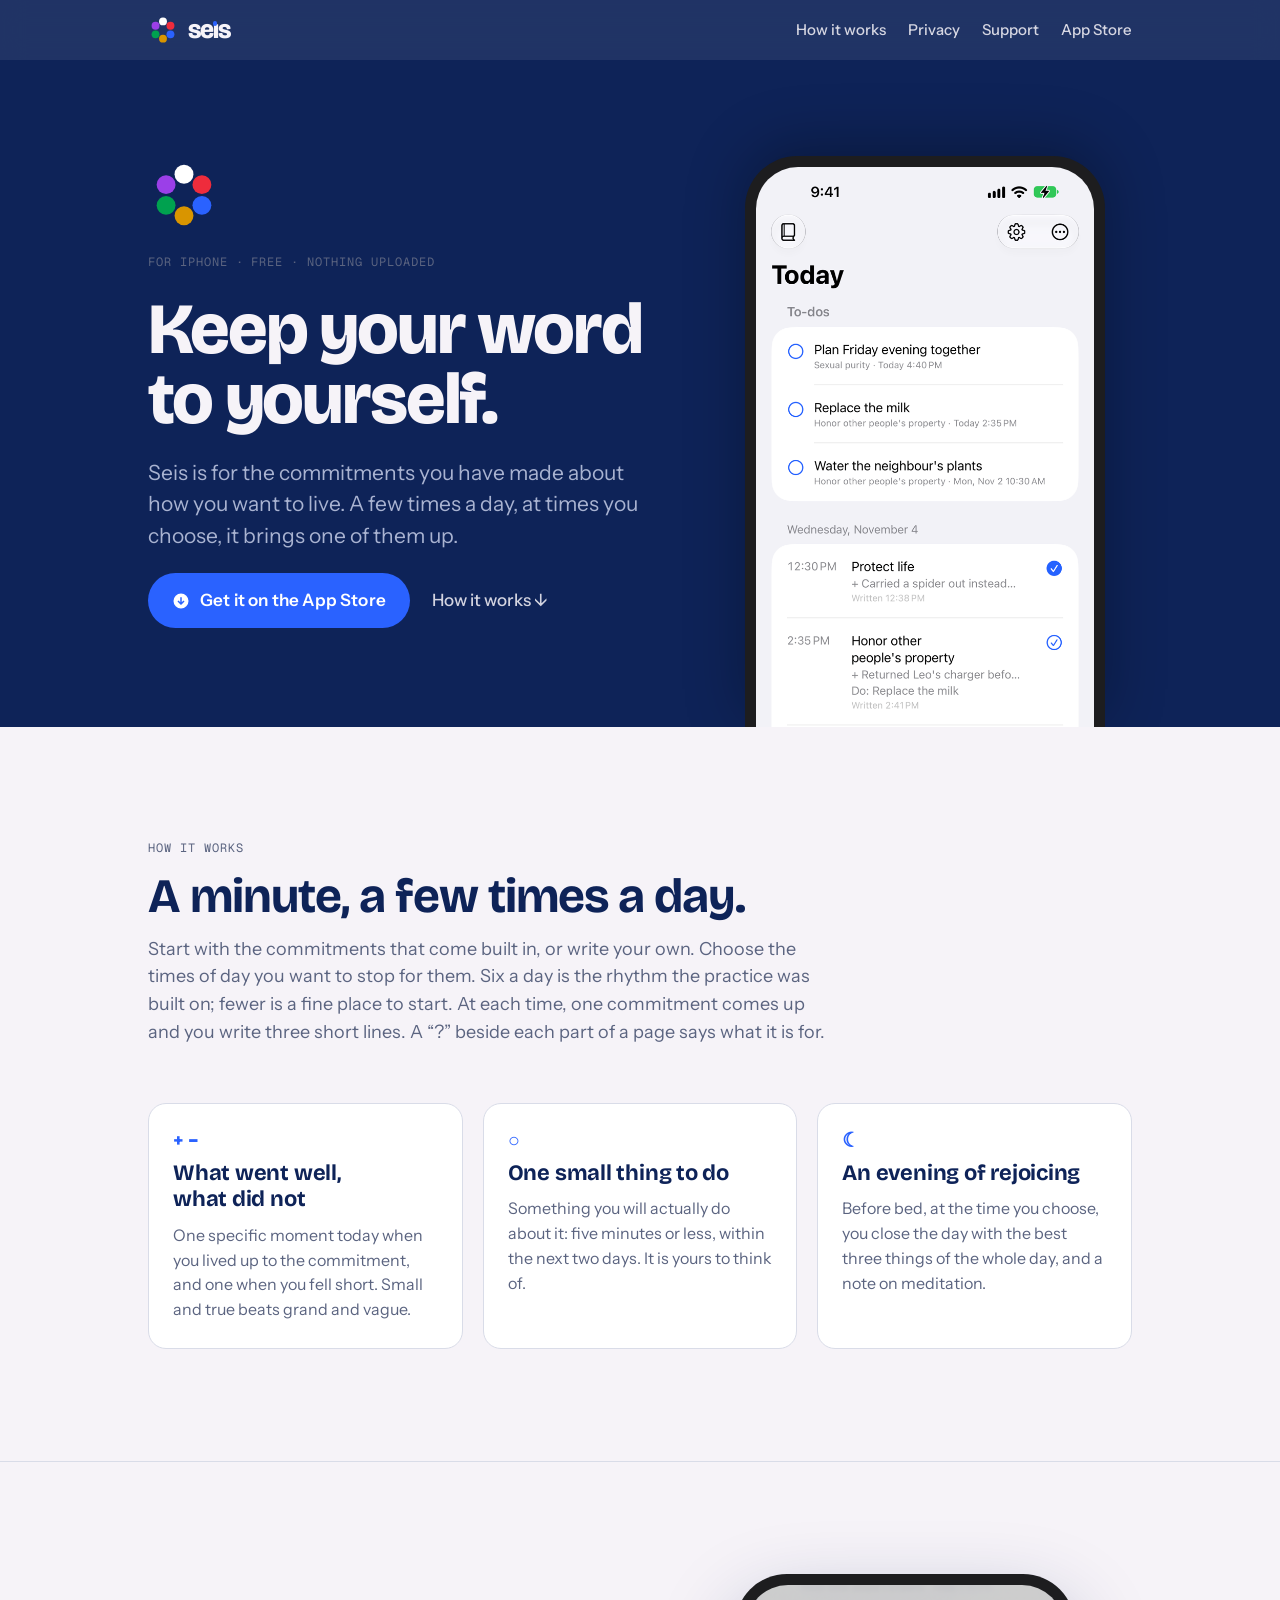
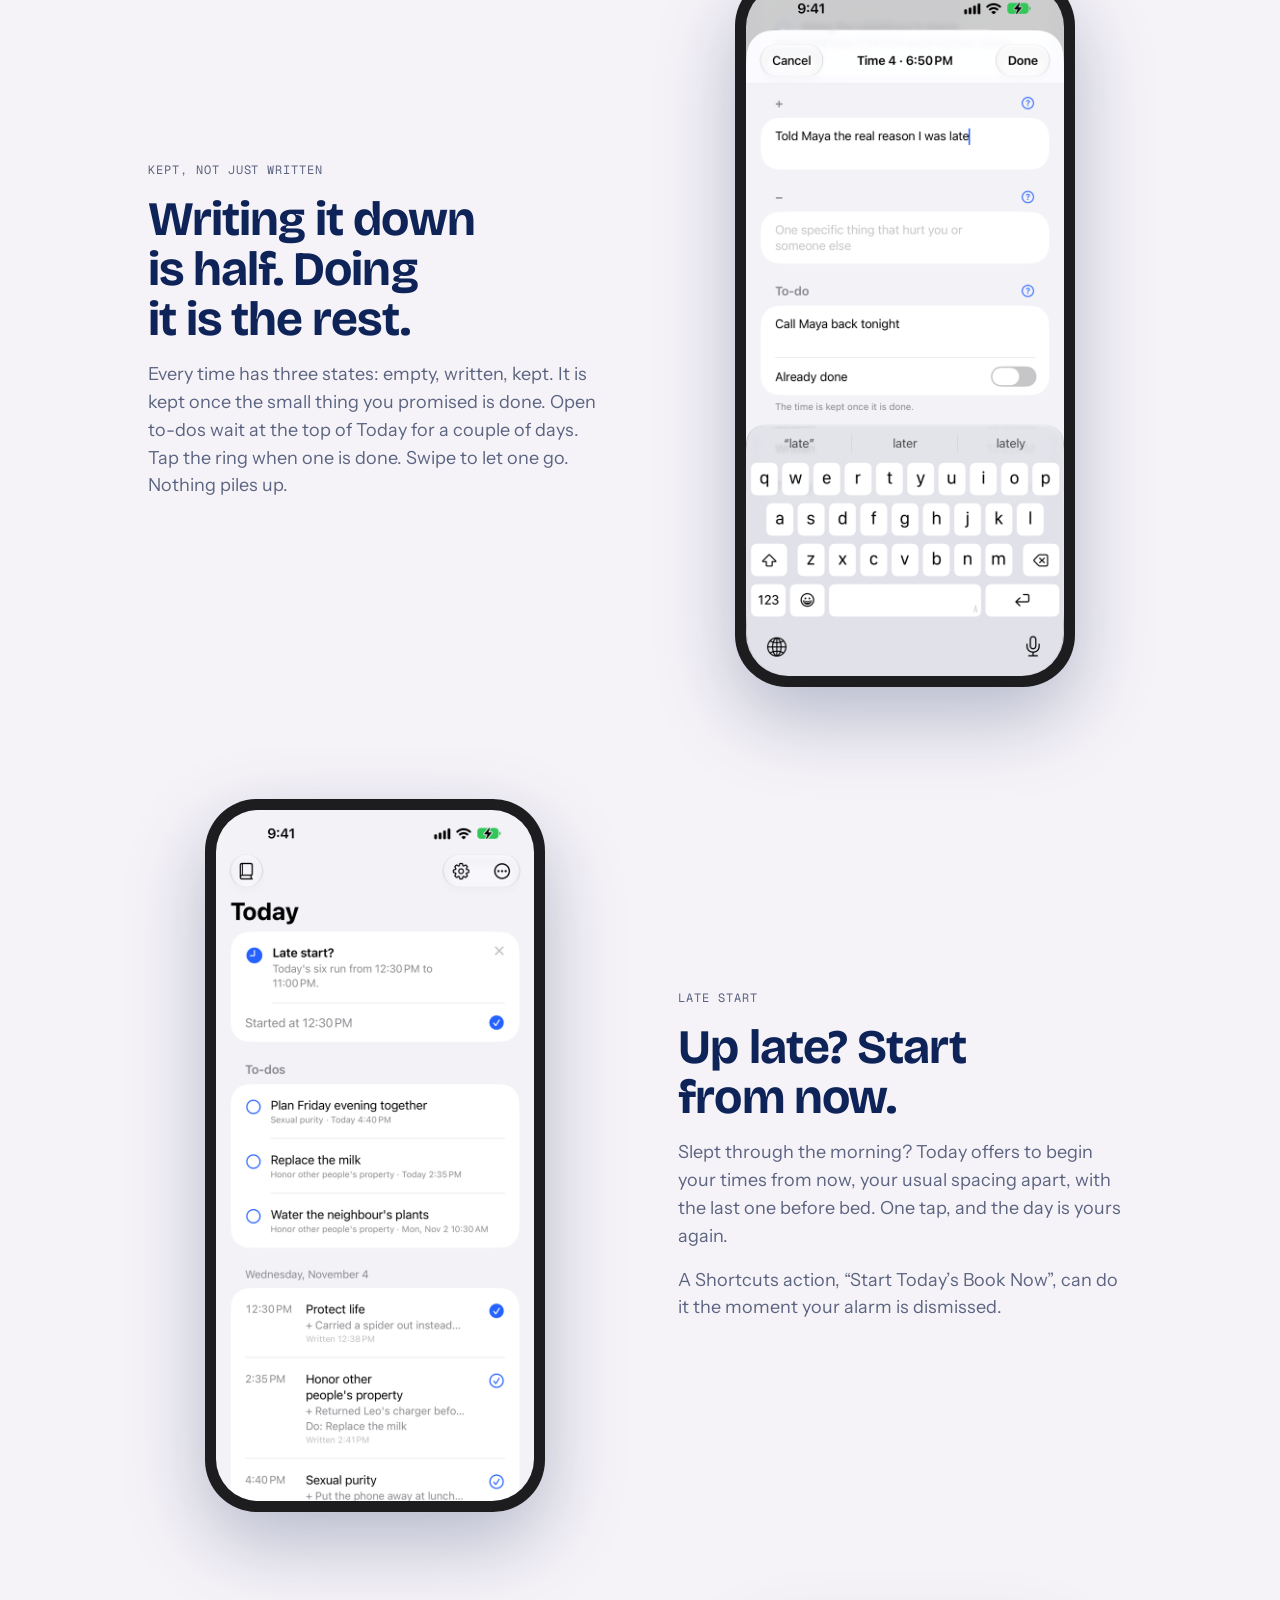
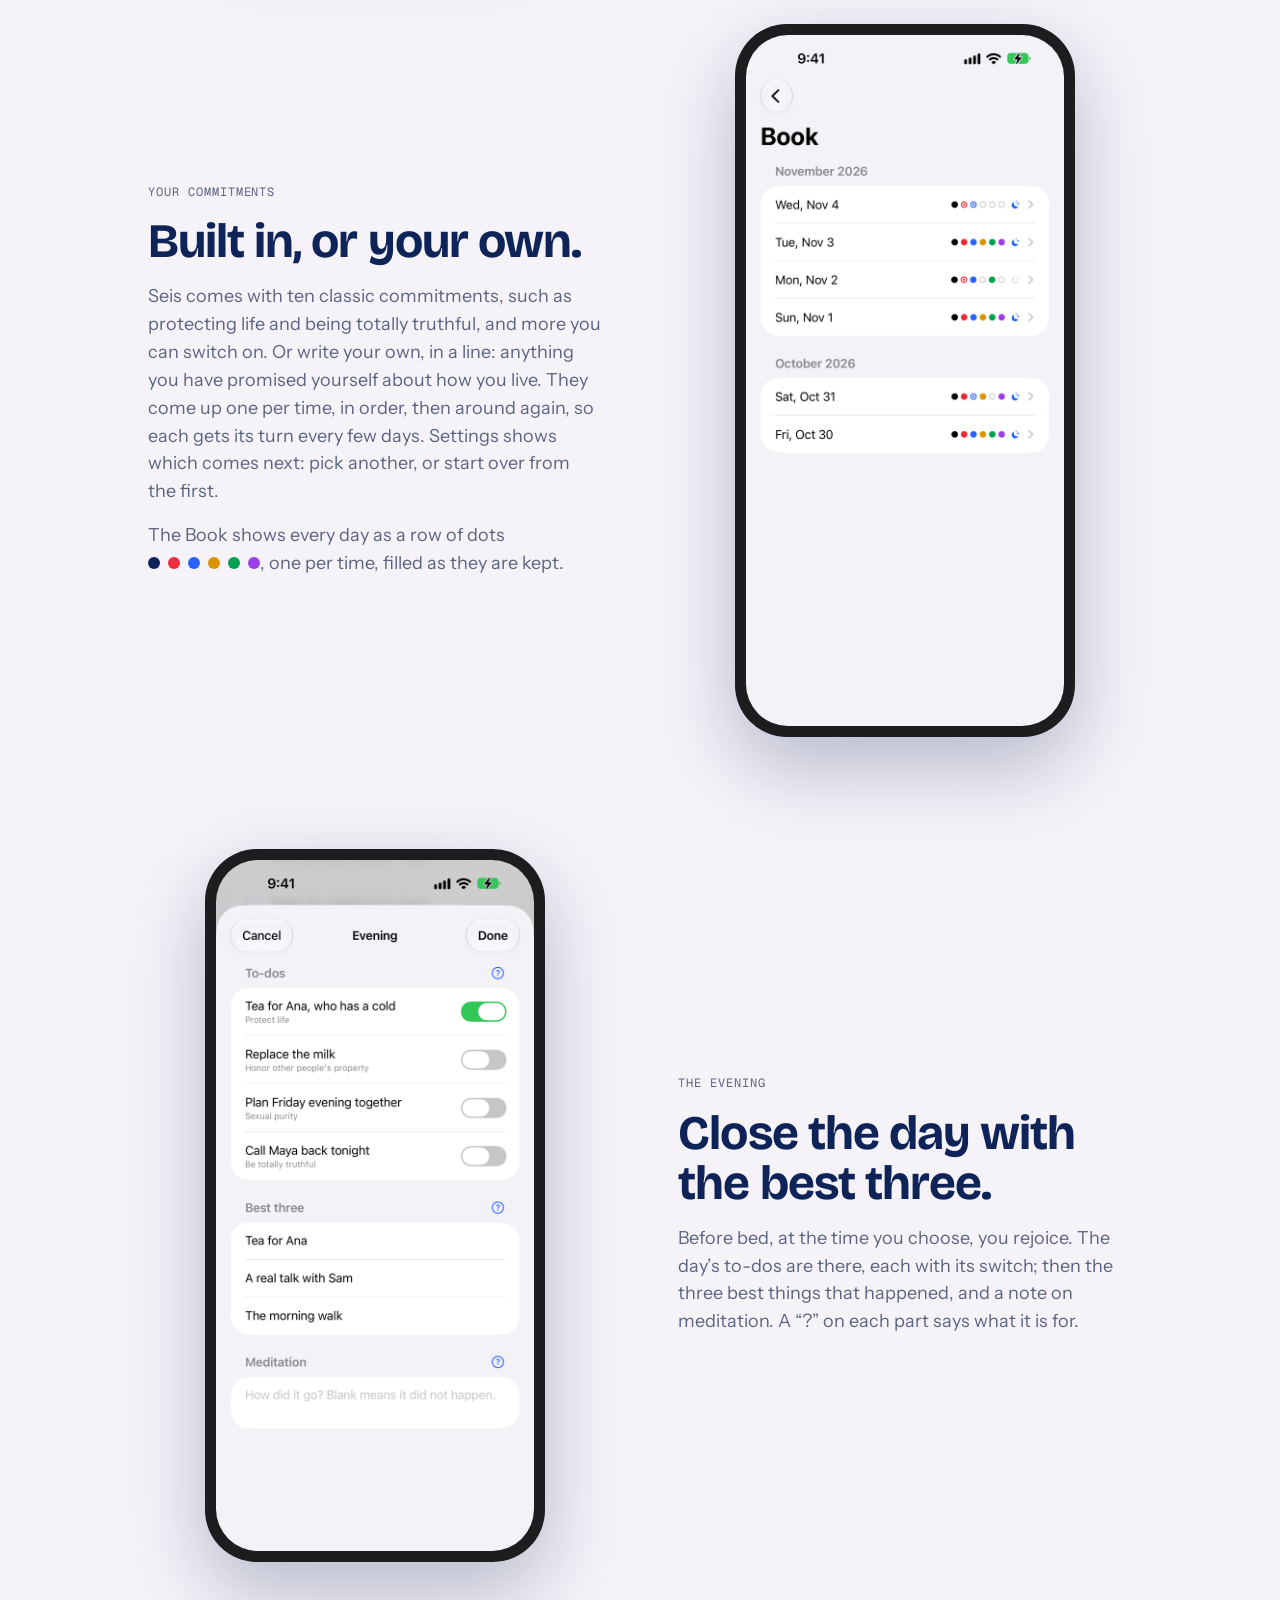
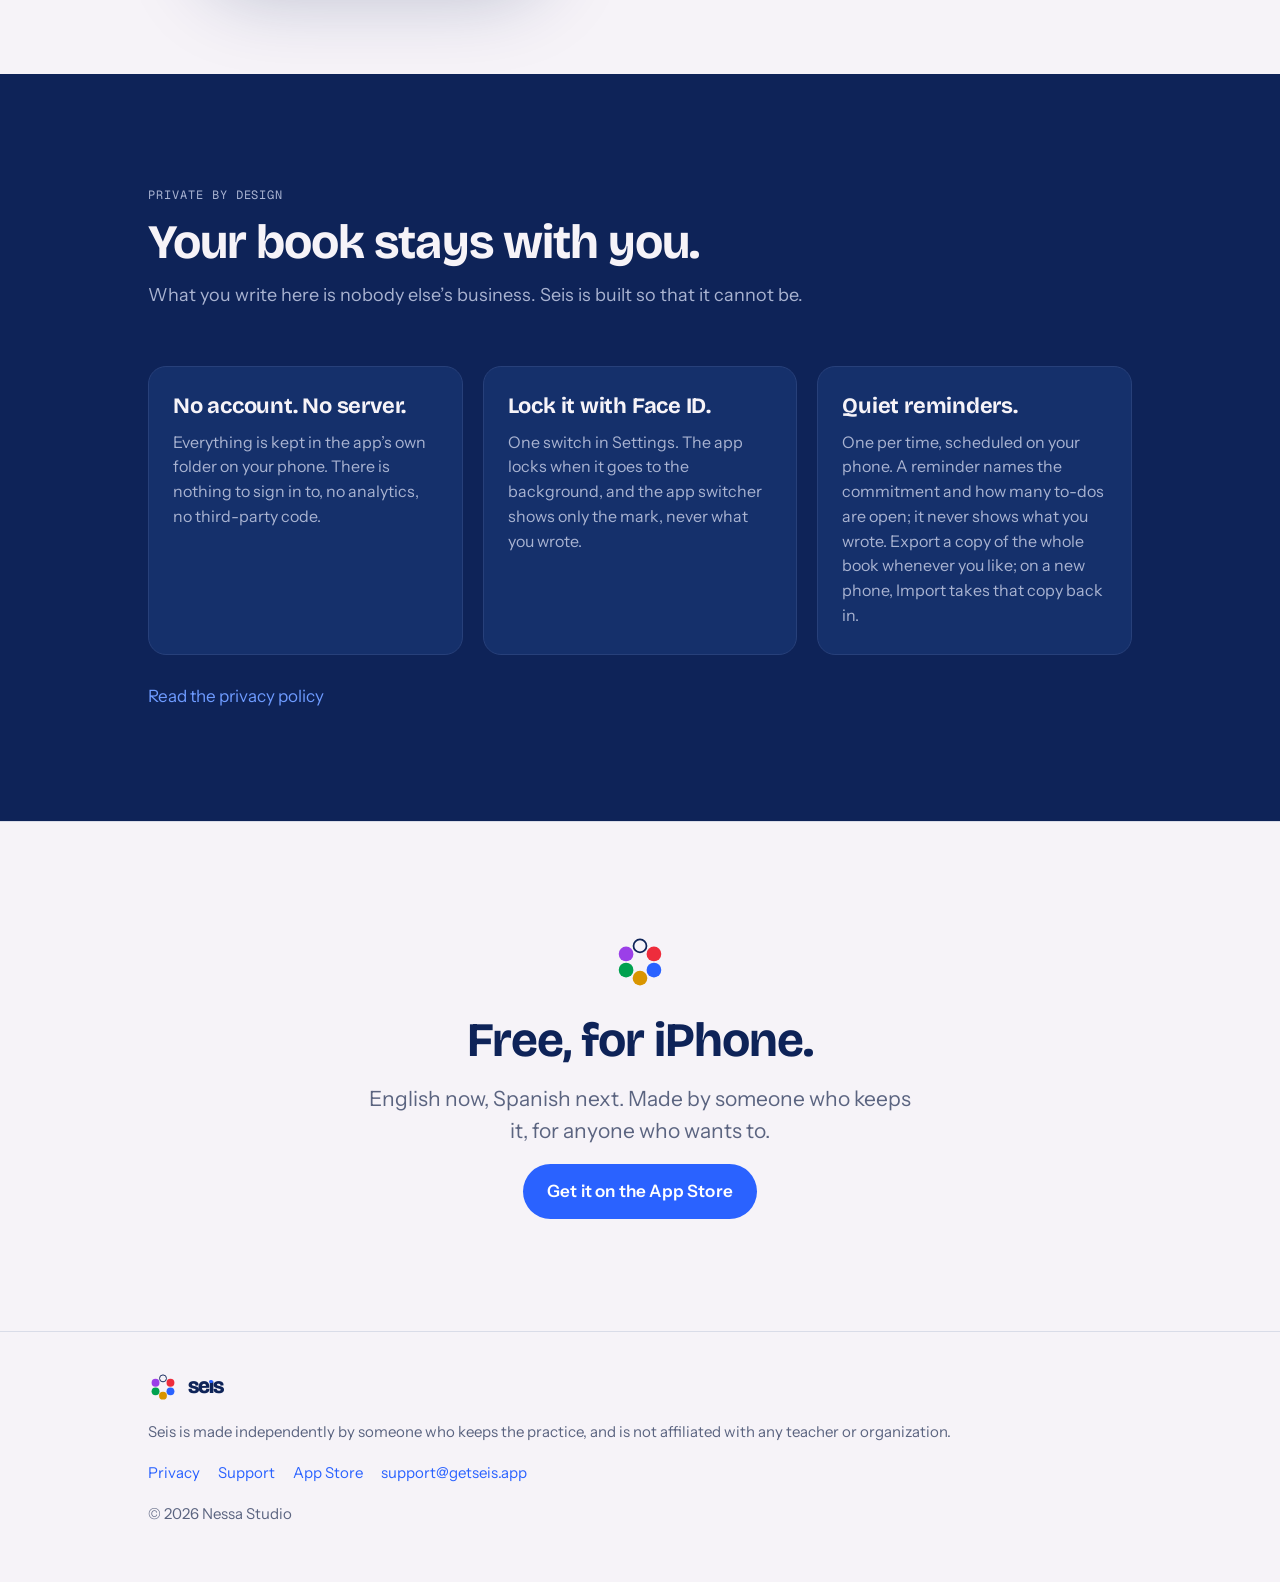
<file: index.html>
<!doctype html>
<html lang="en">
<head>
<meta charset="utf-8">
<meta name="viewport" content="width=device-width, initial-scale=1">
<link rel="icon" href="/assets/favicon.svg" type="image/svg+xml">
<link rel="apple-touch-icon" href="/assets/apple-touch-icon.png">
<link rel="preconnect" href="https://fonts.googleapis.com">
<link rel="preconnect" href="https://fonts.gstatic.com" crossorigin>
<link rel="stylesheet" href="https://fonts.googleapis.com/css2?family=Bricolage+Grotesque:opsz,wght@12..96,500..800&family=Instrument+Sans:wght@400;500;600&family=Geist+Mono:wght@400;500&display=swap">
<link rel="stylesheet" href="/assets/site.css">
<title>Seis: Vow Book · Keep your word to yourself</title>
<meta name="description" content="Seis brings up one of your commitments a few times a day. You note what went well, what did not, and one small thing to do about it. For iPhone. No account, nothing uploaded.">
<meta property="og:title" content="Seis: Vow Book · Keep your word to yourself">
<meta property="og:description" content="A few times a day, one of your commitments comes up. You note what went well, what did not, and one small thing to do about it. Do it, and the day fills in.">
<meta property="og:image" content="https://getseis.app/assets/icon-512.png">
<meta property="og:url" content="https://getseis.app/">
<meta name="theme-color" content="#0E2358">
</head>
<body>
<header class="top"><div class="in">
  <a class="lockup" href="/"><svg viewBox="0 0 160 160" aria-hidden="true"><circle cx="80" cy="34" r="21" fill="#FFFFFF"/><circle cx="119.8" cy="57" r="21" fill="#EE2C3C"/><circle cx="119.8" cy="103" r="21" fill="#2A62FF"/><circle cx="80" cy="126" r="21" fill="#D99500"/><circle cx="40.2" cy="103" r="21" fill="#00A14F"/><circle cx="40.2" cy="57" r="21" fill="#9B3FE8"/></svg><span class="wm">se<span class="i">ı</span>s</span></a>
  <nav><a href="/#how">How it works</a><a href="/#private">Privacy</a><a href="/support.html" class="keep">Support</a><a href="https://apps.apple.com/app/id6830645825" class="keep">App Store</a></nav>
</div></header>

<section class="hero">
  <div class="in">
    <div class="copy">
      <div class="ring"><svg viewBox="0 0 160 160" aria-hidden="true"><circle cx="80" cy="34" r="21" fill="#FFFFFF"/><circle cx="119.8" cy="57" r="21" fill="#EE2C3C"/><circle cx="119.8" cy="103" r="21" fill="#2A62FF"/><circle cx="80" cy="126" r="21" fill="#D99500"/><circle cx="40.2" cy="103" r="21" fill="#00A14F"/><circle cx="40.2" cy="57" r="21" fill="#9B3FE8"/></svg></div>
      <span class="eyebrow">For iPhone · Free · Nothing uploaded</span>
      <h1>Keep your word to yourself.</h1>
      <p class="lede">Seis is for the commitments you have made about how you want to live. A few times a day, at times you choose, it brings one of them up.</p>
      <div class="cta">
        <a class="btn" href="https://apps.apple.com/app/id6830645825"><svg viewBox="0 0 24 24" fill="currentColor" aria-hidden="true"><path d="M12 2a10 10 0 1 0 0 20 10 10 0 0 0 0-20Zm-1 5h2v6.6l2.3-2.3 1.4 1.4L12 17.4 7.3 12.7l1.4-1.4L11 13.6V7Z"/></svg>Get it on the App Store</a>
        <a class="quiet" href="#how">How it works ↓</a>
      </div>
    </div>
    <div class="shot">
      <div class="phone"><img src="/assets/screens/1-today.png" width="660" height="1434" alt="The Today page in Seis: three small to-dos waiting at the top, then the times of the day, each with one commitment"></div>
    </div>
  </div>
</section>

<section class="band" id="how">
  <div class="in">
    <div class="head">
      <span class="eyebrow">How it works</span>
      <h2>A minute, a few times a day.</h2>
      <p>Start with the commitments that come built in, or write your own. Choose the times of day you want to stop for them. Six a day is the rhythm the practice was built on; fewer is a fine place to start. At each time, one commitment comes up and you write three short lines. A “?” beside each part of a page says what it is for.</p>
    </div>
    <div class="three">
      <div class="card"><span class="n">+ −</span><h3>What went well, what did not</h3><p>One specific moment today when you lived up to the commitment, and one when you fell short. Small and true beats grand and vague.</p></div>
      <div class="card"><span class="n">○</span><h3>One small thing to do</h3><p>Something you will actually do about it: five minutes or less, within the next two days. It is yours to think of.</p></div>
      <div class="card"><span class="n">☾</span><h3>An evening of rejoicing</h3><p>Before bed, at the time you choose, you close the day with the best three things of the whole day, and a note on meditation.</p></div>
    </div>
  </div>
</section>

<section class="band hair">
  <div class="in">
    <div class="feature">
      <div class="copy">
        <span class="eyebrow">Kept, not just written</span>
        <h2>Writing it down is half. Doing it is the rest.</h2>
        <p>Every time has three states: empty, written, kept. It is kept once the small thing you promised is done. Open to-dos wait at the top of Today for a couple of days. Tap the ring when one is done. Swipe to let one go. Nothing piles up.</p>
      </div>
      <div class="phone"><img src="/assets/screens/2-todo.png" width="660" height="1434" alt="Writing a time: what went well, what did not, and the small thing to do, each with a question mark that says what it is for" loading="lazy"></div>
    </div>

    <div class="feature flip">
      <div class="copy">
        <span class="eyebrow">Late start</span>
        <h2>Up late? Start from now.</h2>
        <p>Slept through the morning? Today offers to begin your times from now, your usual spacing apart, with the last one before bed. One tap, and the day is yours again.</p>
        <p>A Shortcuts action, “Start Today’s Book Now”, can do it the moment your alarm is dismissed.</p>
      </div>
      <div class="phone"><img src="/assets/screens/3-kept.png" width="660" height="1434" alt="Today after a late start: the card says Started at 12:30 PM and the times run from 12:30 PM to 11:00 PM" loading="lazy"></div>
    </div>

    <div class="feature">
      <div class="copy">
        <span class="eyebrow">Your commitments</span>
        <h2>Built in, or your own.</h2>
        <p>Seis comes with ten classic commitments, such as protecting life and being totally truthful, and more you can switch on. Or write your own, in a line: anything you have promised yourself about how you live. They come up one per time, in order, then around again, so each gets its turn every few days. Settings shows which comes next: pick another, or start over from the first.</p>
        <p>The Book shows every day as a row of dots <span class="dots" aria-hidden="true"><i style="background:#0E2358"></i><i style="background:#EE2C3C"></i><i style="background:#2A62FF"></i><i style="background:#D99500"></i><i style="background:#00A14F"></i><i style="background:#9B3FE8"></i></span>, one per time, filled as they are kept.</p>
      </div>
      <div class="phone"><img src="/assets/screens/5-book.png" width="660" height="1434" alt="The Book: a list of days, each with a row of coloured dots and a moon for the evening page" loading="lazy"></div>
    </div>

    <div class="feature flip">
      <div class="copy">
        <span class="eyebrow">The evening</span>
        <h2>Close the day with the best three.</h2>
        <p>Before bed, at the time you choose, you rejoice. The day’s to-dos are there, each with its switch; then the three best things that happened, and a note on meditation. A “?” on each part says what it is for.</p>
      </div>
      <div class="phone"><img src="/assets/screens/4-evening.png" width="660" height="1434" alt="The Evening page: the day's to-dos with their switches, the best three, and a note on meditation" loading="lazy"></div>
    </div>
  </div>
</section>

<section class="band dark" id="private">
  <div class="in">
    <div class="head">
      <span class="eyebrow">Private by design</span>
      <h2>Your book stays with you.</h2>
      <p>What you write here is nobody else’s business. Seis is built so that it cannot be.</p>
    </div>
    <div class="three">
      <div class="card"><h3>No account. No server.</h3><p>Everything is kept in the app’s own folder on your phone. There is nothing to sign in to, no analytics, no third-party code.</p></div>
      <div class="card"><h3>Lock it with Face ID.</h3><p>One switch in Settings. The app locks when it goes to the background, and the app switcher shows only the mark, never what you wrote.</p></div>
      <div class="card"><h3>Quiet reminders.</h3><p>One per time, scheduled on your phone. A reminder names the commitment and how many to-dos are open; it never shows what you wrote. Export a copy of the whole book whenever you like; on a new phone, Import takes that copy back in.</p></div>
    </div>
    <p style="margin-top:28px"><a href="/privacy.html">Read the privacy policy</a></p>
  </div>
</section>

<section class="band hair">
  <div class="in" style="text-align:center; display:grid; gap:18px; justify-items:center">
    <div class="ring" style="width:56px"><svg viewBox="0 0 160 160" aria-hidden="true"><circle cx="80" cy="34" r="18.5" fill="none" stroke="#0E2358" stroke-width="5"/><circle cx="119.8" cy="57" r="21" fill="#EE2C3C"/><circle cx="119.8" cy="103" r="21" fill="#2A62FF"/><circle cx="80" cy="126" r="21" fill="#D99500"/><circle cx="40.2" cy="103" r="21" fill="#00A14F"/><circle cx="40.2" cy="57" r="21" fill="#9B3FE8"/></svg></div>
    <h2>Free, for iPhone.</h2>
    <p class="lede" style="max-width:40ch">English now, Spanish next. Made by someone who keeps it, for anyone who wants to.</p>
    <a class="btn" href="https://apps.apple.com/app/id6830645825">Get it on the App Store</a>
  </div>
</section>

<footer><div class="in">
  <a class="lockup" href="/"><svg viewBox="0 0 160 160" aria-hidden="true"><circle cx="80" cy="34" r="18.5" fill="none" stroke="#0E2358" stroke-width="5"/><circle cx="119.8" cy="57" r="21" fill="#EE2C3C"/><circle cx="119.8" cy="103" r="21" fill="#2A62FF"/><circle cx="80" cy="126" r="21" fill="#D99500"/><circle cx="40.2" cy="103" r="21" fill="#00A14F"/><circle cx="40.2" cy="57" r="21" fill="#9B3FE8"/></svg><span class="wm">se<span class="i">ı</span>s</span></a>
  <p>Seis is made independently by someone who keeps the practice, and is not affiliated with any teacher or organization.</p>
  <nav><a href="/privacy.html">Privacy</a><a href="/support.html">Support</a><a href="https://apps.apple.com/app/id6830645825">App Store</a><a href="mailto:support@getseis.app">support@getseis.app</a></nav>
  <p>© 2026 Nessa Studio</p>
</div></footer>
</body>
</html>
</file>
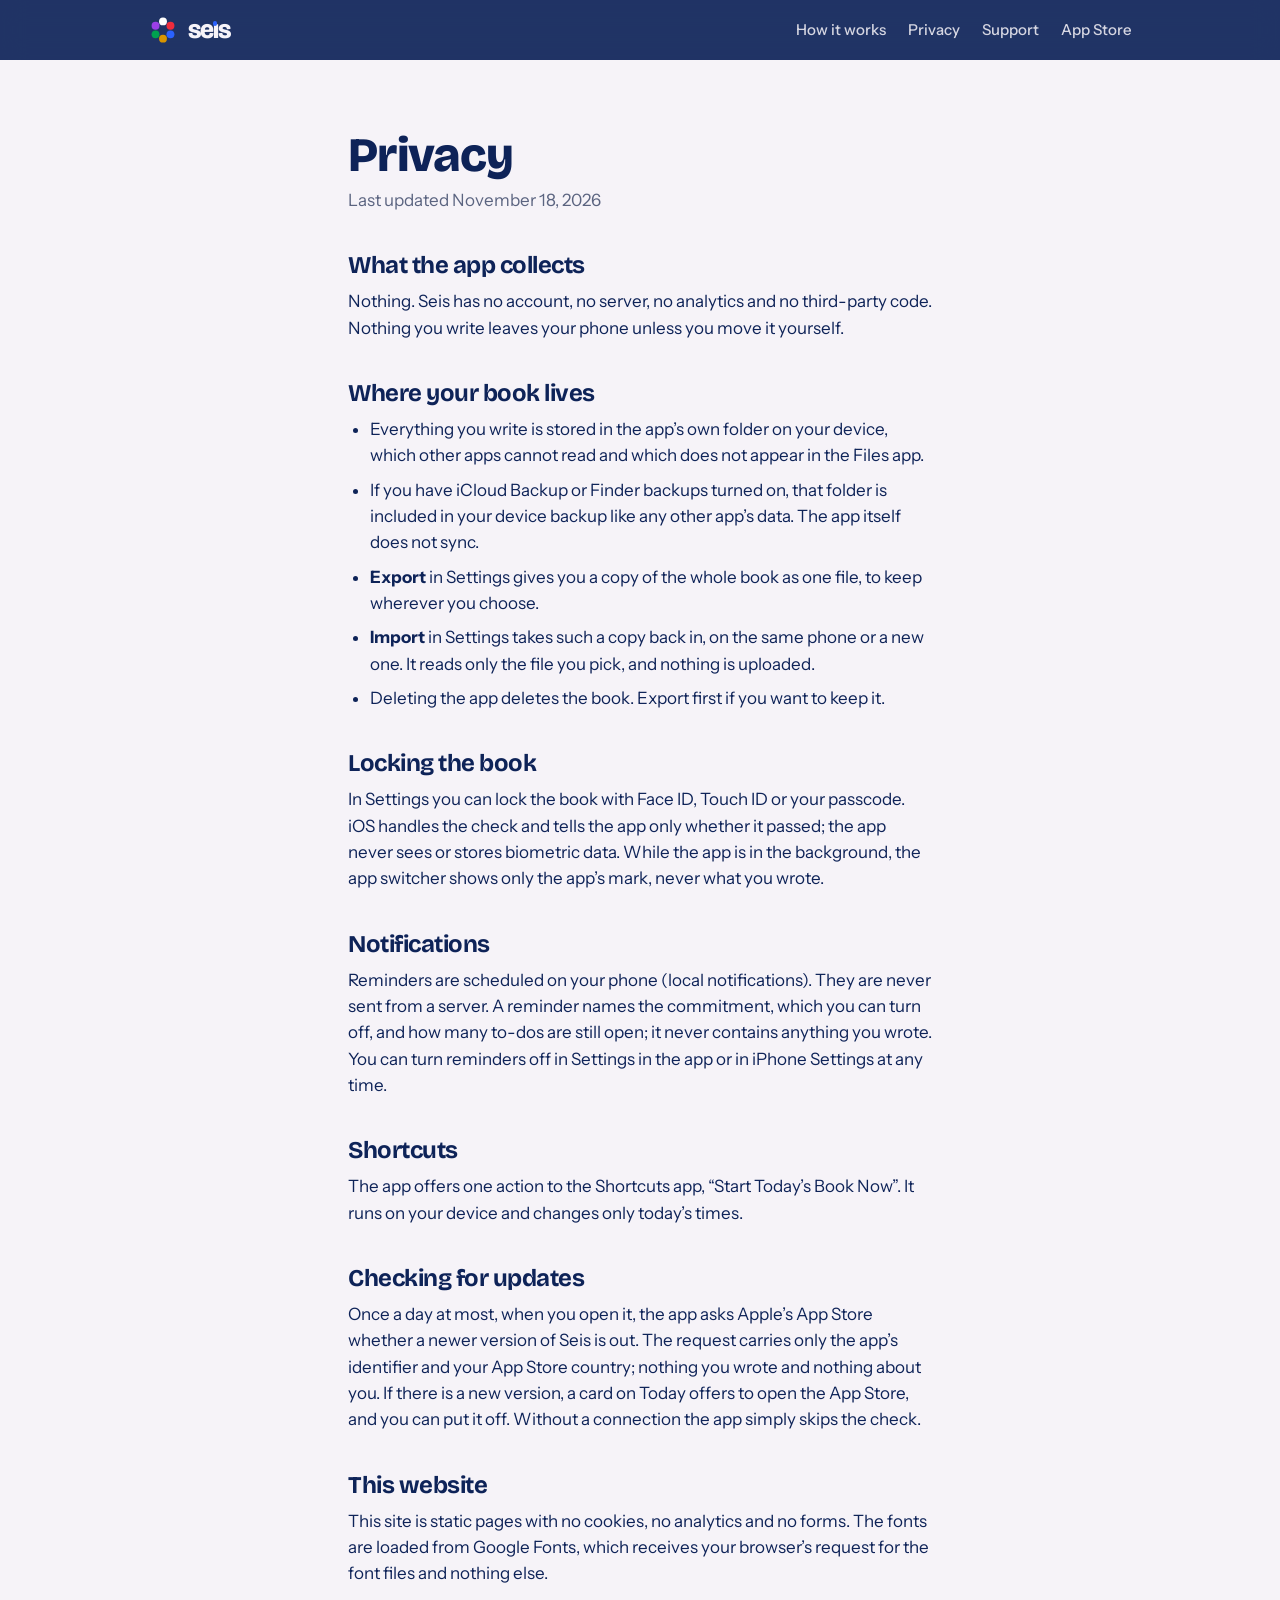
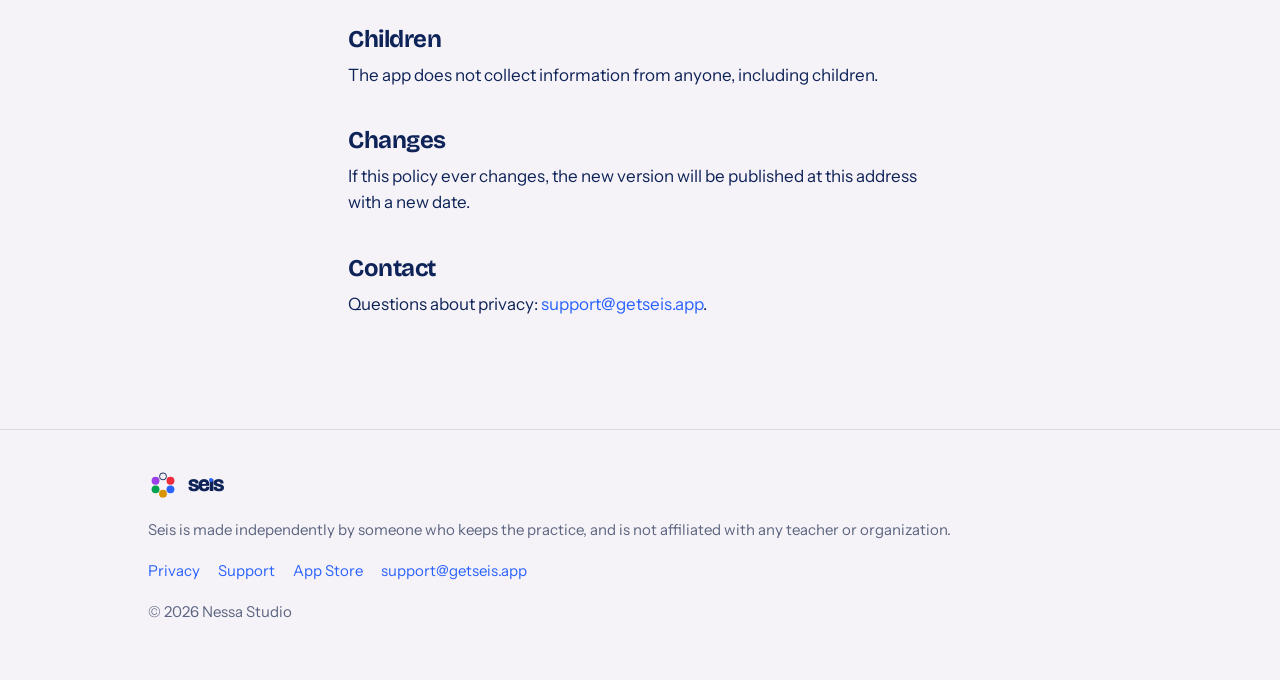
<file: privacy.html>
<!doctype html>
<html lang="en">
<head>
<meta charset="utf-8">
<meta name="viewport" content="width=device-width, initial-scale=1">
<link rel="icon" href="/assets/favicon.svg" type="image/svg+xml">
<link rel="apple-touch-icon" href="/assets/apple-touch-icon.png">
<link rel="preconnect" href="https://fonts.googleapis.com">
<link rel="preconnect" href="https://fonts.gstatic.com" crossorigin>
<link rel="stylesheet" href="https://fonts.googleapis.com/css2?family=Bricolage+Grotesque:opsz,wght@12..96,500..800&family=Instrument+Sans:wght@400;500;600&family=Geist+Mono:wght@400;500&display=swap">
<link rel="stylesheet" href="/assets/site.css">
<title>Privacy · Seis</title>
<meta name="description" content="Seis collects nothing. Your book stays in the app's own folder on your phone.">
<meta name="theme-color" content="#0E2358">
</head>
<body>
<header class="top"><div class="in">
  <a class="lockup" href="/"><svg viewBox="0 0 160 160" aria-hidden="true"><circle cx="80" cy="34" r="21" fill="#FFFFFF"/><circle cx="119.8" cy="57" r="21" fill="#EE2C3C"/><circle cx="119.8" cy="103" r="21" fill="#2A62FF"/><circle cx="80" cy="126" r="21" fill="#D99500"/><circle cx="40.2" cy="103" r="21" fill="#00A14F"/><circle cx="40.2" cy="57" r="21" fill="#9B3FE8"/></svg><span class="wm">se<span class="i">ı</span>s</span></a>
  <nav><a href="/#how">How it works</a><a href="/#private">Privacy</a><a href="/support.html" class="keep">Support</a><a href="https://apps.apple.com/app/id6830645825" class="keep">App Store</a></nav>
</div></header>
<main class="doc"><div class="in">
  <h1>Privacy</h1>
  <p class="muted">Last updated November 18, 2026</p>

  <h2>What the app collects</h2>
  <p>Nothing. Seis has no account, no server, no analytics and no third-party code. Nothing you write leaves your phone unless you move it yourself.</p>

  <h2>Where your book lives</h2>
  <ul>
    <li>Everything you write is stored in the app’s own folder on your device, which other apps cannot read and which does not appear in the Files app.</li>
    <li>If you have iCloud Backup or Finder backups turned on, that folder is included in your device backup like any other app’s data. The app itself does not sync.</li>
    <li><strong>Export</strong> in Settings gives you a copy of the whole book as one file, to keep wherever you choose.</li>
    <li><strong>Import</strong> in Settings takes such a copy back in, on the same phone or a new one. It reads only the file you pick, and nothing is uploaded.</li>
    <li>Deleting the app deletes the book. Export first if you want to keep it.</li>
  </ul>

  <h2>Locking the book</h2>
  <p>In Settings you can lock the book with Face ID, Touch ID or your passcode. iOS handles the check and tells the app only whether it passed; the app never sees or stores biometric data. While the app is in the background, the app switcher shows only the app’s mark, never what you wrote.</p>

  <h2>Notifications</h2>
  <p>Reminders are scheduled on your phone (local notifications). They are never sent from a server. A reminder names the commitment, which you can turn off, and how many to-dos are still open; it never contains anything you wrote. You can turn reminders off in Settings in the app or in iPhone Settings at any time.</p>

  <h2>Shortcuts</h2>
  <p>The app offers one action to the Shortcuts app, “Start Today’s Book Now”. It runs on your device and changes only today’s times.</p>

  <h2>Checking for updates</h2>
  <p>Once a day at most, when you open it, the app asks Apple’s App Store whether a newer version of Seis is out. The request carries only the app’s identifier and your App Store country; nothing you wrote and nothing about you. If there is a new version, a card on Today offers to open the App Store, and you can put it off. Without a connection the app simply skips the check.</p>

  <h2>This website</h2>
  <p>This site is static pages with no cookies, no analytics and no forms. The fonts are loaded from Google Fonts, which receives your browser’s request for the font files and nothing else.</p>

  <h2>Children</h2>
  <p>The app does not collect information from anyone, including children.</p>

  <h2>Changes</h2>
  <p>If this policy ever changes, the new version will be published at this address with a new date.</p>

  <h2>Contact</h2>
  <p>Questions about privacy: <a href="mailto:support@getseis.app">support@getseis.app</a>.</p>
</div></main>
<footer><div class="in">
  <a class="lockup" href="/"><svg viewBox="0 0 160 160" aria-hidden="true"><circle cx="80" cy="34" r="18.5" fill="none" stroke="#0E2358" stroke-width="5"/><circle cx="119.8" cy="57" r="21" fill="#EE2C3C"/><circle cx="119.8" cy="103" r="21" fill="#2A62FF"/><circle cx="80" cy="126" r="21" fill="#D99500"/><circle cx="40.2" cy="103" r="21" fill="#00A14F"/><circle cx="40.2" cy="57" r="21" fill="#9B3FE8"/></svg><span class="wm">se<span class="i">ı</span>s</span></a>
  <p>Seis is made independently by someone who keeps the practice, and is not affiliated with any teacher or organization.</p>
  <nav><a href="/privacy.html">Privacy</a><a href="/support.html">Support</a><a href="https://apps.apple.com/app/id6830645825">App Store</a><a href="mailto:support@getseis.app">support@getseis.app</a></nav>
  <p>© 2026 Nessa Studio</p>
</div></footer>
</body>
</html>
</file>
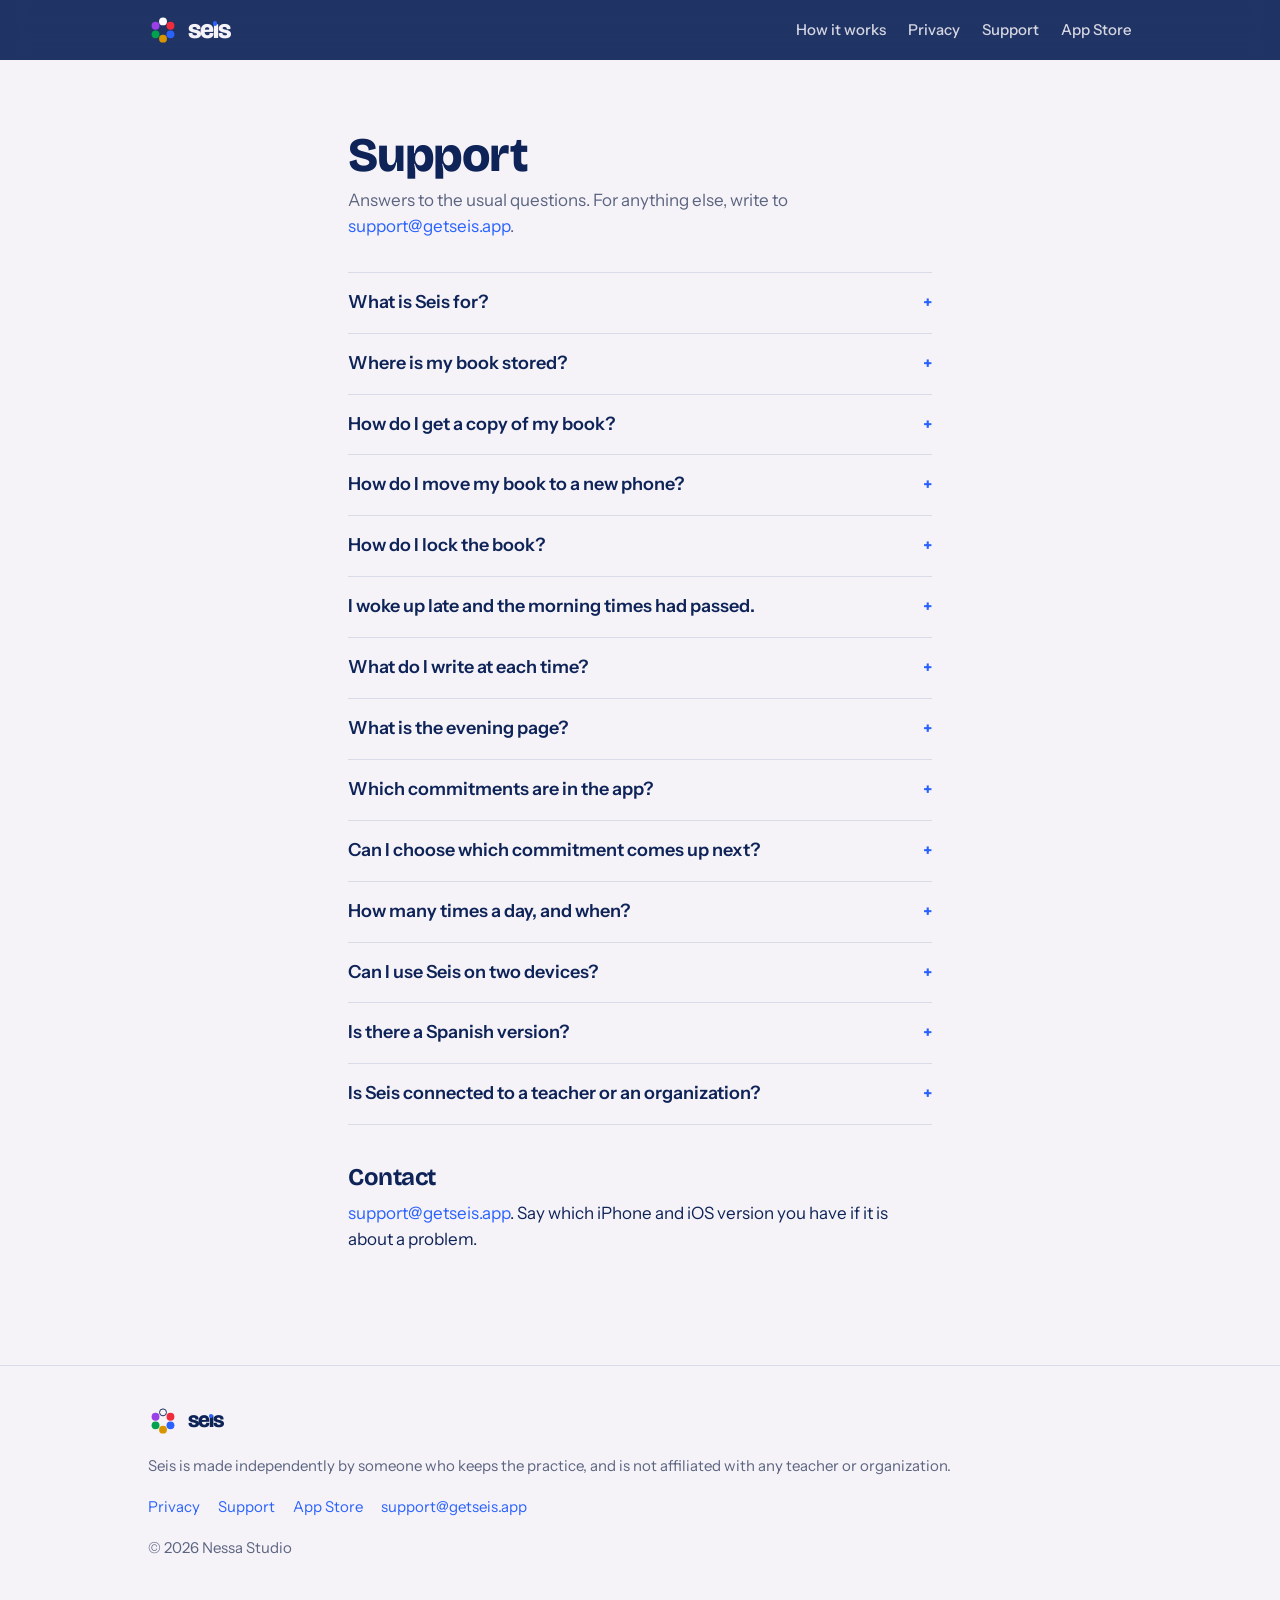
<file: support.html>
<!doctype html>
<html lang="en">
<head>
<meta charset="utf-8">
<meta name="viewport" content="width=device-width, initial-scale=1">
<link rel="icon" href="/assets/favicon.svg" type="image/svg+xml">
<link rel="apple-touch-icon" href="/assets/apple-touch-icon.png">
<link rel="preconnect" href="https://fonts.googleapis.com">
<link rel="preconnect" href="https://fonts.gstatic.com" crossorigin>
<link rel="stylesheet" href="https://fonts.googleapis.com/css2?family=Bricolage+Grotesque:opsz,wght@12..96,500..800&family=Instrument+Sans:wght@400;500;600&family=Geist+Mono:wght@400;500&display=swap">
<link rel="stylesheet" href="/assets/site.css">
<title>Support · Seis</title>
<meta name="description" content="Help with Seis: where the book is stored, locking, export and import, late starts, the evening, vows, and how to reach us.">
<meta name="theme-color" content="#0E2358">
</head>
<body>
<header class="top"><div class="in">
  <a class="lockup" href="/"><svg viewBox="0 0 160 160" aria-hidden="true"><circle cx="80" cy="34" r="21" fill="#FFFFFF"/><circle cx="119.8" cy="57" r="21" fill="#EE2C3C"/><circle cx="119.8" cy="103" r="21" fill="#2A62FF"/><circle cx="80" cy="126" r="21" fill="#D99500"/><circle cx="40.2" cy="103" r="21" fill="#00A14F"/><circle cx="40.2" cy="57" r="21" fill="#9B3FE8"/></svg><span class="wm">se<span class="i">ı</span>s</span></a>
  <nav><a href="/#how">How it works</a><a href="/#private">Privacy</a><a href="/support.html" class="keep">Support</a><a href="https://apps.apple.com/app/id6830645825" class="keep">App Store</a></nav>
</div></header>
<main class="doc"><div class="in">
  <h1>Support</h1>
  <p class="muted">Answers to the usual questions. For anything else, write to <a href="mailto:support@getseis.app">support@getseis.app</a>.</p>

  <div class="faq" style="margin-top:32px">
    <details><summary>What is Seis for?</summary><p>For keeping the commitments you have made about how you want to live. A few times a day, at times you choose, one of them comes up. You note one moment you lived up to it, one you did not, and one small thing you will do about it. When that thing is done, the time is kept.</p></details>
    <details><summary>Where is my book stored?</summary><p>In the app’s own folder on your phone. Nothing is uploaded, there is no account, and other apps cannot read it. It is included in your iPhone backup like any other app’s data.</p></details>
    <details><summary>How do I get a copy of my book?</summary><p>Settings › Privacy › Export a copy of the book. The share sheet offers one zip file with every day and your settings; save it to Files, AirDrop it to a Mac, or send it anywhere you like.</p></details>
    <details><summary>How do I move my book to a new phone?</summary><p>Export a copy on the old phone, then on the new one go to Settings › Privacy › Import a copy of the book… and pick the zip file (or the folder Files makes when it opens one). Seis says how many days are in it and offers to add the days this phone does not have yet, or to replace the book with the copy. On a phone with nothing written yet, it simply brings the copy in. Import works on the same phone too.</p></details>
    <details><summary>How do I lock the book?</summary><p>Settings › Privacy › Lock with Face ID. The app asks once, after the first time you write. With the lock on, the app locks whenever it goes to the background and asks for Face ID, Touch ID or your passcode when it comes back.</p></details>
    <details><summary>I woke up late and the morning times had passed.</summary><p>Today shows a “Late start?” card when two or more times have passed with nothing written. Tap “Start at …” and your times begin from now, your usual spacing apart, with the last one by 11:00 PM. Any day can be begun from a chosen time with the ••• button on Today. In the Shortcuts app, the action “Start Today’s Book Now” can run from an automation, for example when your Wake Up alarm is stopped.</p></details>
    <details><summary>What do I write at each time?</summary><p>Three short lines. The plus: one specific moment when you lived up to the commitment. The minus: one when you fell short. The to-do: one small thing you will do about it, five minutes or less, within the next day or two. A time is written when all three are down, and kept once the to-do is done. Open to-dos wait at the top of Today; tap the ring when one is done, or swipe it to let it go. The “?” beside the plus, the minus and the to-do says what each one is for.</p></details>
    <details><summary>What is the evening page?</summary><p>At the time you choose before bed, you close the day by rejoicing. The evening page shows the day’s to-dos, each with its switch, then the best three things of the whole day, and a note on meditation. A “?” on each part says what it is for.</p></details>
    <details><summary>Which commitments are in the app?</summary><p>Ten classic ones are on from the start, such as protecting life and being totally truthful, with twelve more you can switch on. They come up one per time, in order, then around again. A larger set, the Bodhisattva vows, is there for anyone who has taken them, and you can add commitments of your own in Settings › Vows. Tantric vows are not in the app.</p></details>
    <details><summary>Can I choose which commitment comes up next?</summary><p>Yes. Settings › Vows shows the next one. Tap it to choose another from those in rotation, or tap “Start over from the first”. It goes to the next time not yet written; times already written keep theirs, and tomorrow carries on from there.</p></details>
    <details><summary>How many times a day, and when?</summary><p>Settings › Times. Six a day is the rhythm the practice was built on; you can set fewer and go up later. Changes apply to the times you have not written yet.</p></details>
    <details><summary>Can I use Seis on two devices?</summary><p>Not yet. Seis is for iPhone and keeps the book on that phone only; to move it to a new phone, export a copy and import it there. Syncing through your own iCloud account, with no sign-in, is planned for a later version.</p></details>
    <details><summary>Is there a Spanish version?</summary><p>Not yet; English first, Spanish next.</p></details>
    <details><summary>Is Seis connected to a teacher or an organization?</summary><p>No. Seis is made independently by someone who keeps the practice, and is not affiliated with any teacher or organization.</p></details>
  </div>

  <h2>Contact</h2>
  <p><a href="mailto:support@getseis.app">support@getseis.app</a>. Say which iPhone and iOS version you have if it is about a problem.</p>
</div></main>
<footer><div class="in">
  <a class="lockup" href="/"><svg viewBox="0 0 160 160" aria-hidden="true"><circle cx="80" cy="34" r="18.5" fill="none" stroke="#0E2358" stroke-width="5"/><circle cx="119.8" cy="57" r="21" fill="#EE2C3C"/><circle cx="119.8" cy="103" r="21" fill="#2A62FF"/><circle cx="80" cy="126" r="21" fill="#D99500"/><circle cx="40.2" cy="103" r="21" fill="#00A14F"/><circle cx="40.2" cy="57" r="21" fill="#9B3FE8"/></svg><span class="wm">se<span class="i">ı</span>s</span></a>
  <p>Seis is made independently by someone who keeps the practice, and is not affiliated with any teacher or organization.</p>
  <nav><a href="/privacy.html">Privacy</a><a href="/support.html">Support</a><a href="https://apps.apple.com/app/id6830645825">App Store</a><a href="mailto:support@getseis.app">support@getseis.app</a></nav>
  <p>© 2026 Nessa Studio</p>
</div></footer>
</body>
</html>
</file>
<file: assets/site.css>
/* getseis.app — the Seis brand on the web. Paper for the page, midnight for the hero and the
   privacy band, blue for links and the one button. Display type Bricolage Grotesque, text
   Instrument Sans, times and eyebrows Geist Mono. */
:root {
  --midnight: #0E2358;
  --midnight-card: #15306B;
  --paper: #F6F3F8;
  --surface: #FFFFFF;
  --ink: #0E2358;
  --ink-2: #5B6480;
  --hair: #D9DCE8;
  --ink-on-dark: #F6F3F8;
  --ink-2-on-dark: #A9B3D1;
  --hair-on-dark: #27407A;
  --blue: #2A62FF;
  --blue-on-dark: #6E9BFF;
  --red: #EE2C3C; --yellow: #D99500; --green: #00A14F; --purple: #9B3FE8;
  --display: "Bricolage Grotesque", "Helvetica Neue", Arial, sans-serif;
  --text: "Instrument Sans", "Helvetica Neue", Arial, sans-serif;
  --mono: "Geist Mono", ui-monospace, "SF Mono", Menlo, monospace;
  --max: 1080px;
  --gutter: clamp(20px, 5vw, 48px);
}
* { box-sizing: border-box; }
html { -webkit-text-size-adjust: 100%; scroll-behavior: smooth; }
body { margin: 0; background: var(--paper); color: var(--ink); font-family: var(--text); font-size: 17px; line-height: 1.55; -webkit-font-smoothing: antialiased; }
a { color: var(--blue); text-decoration: none; }
a:hover { text-decoration: underline; }
img { display: block; max-width: 100%; height: auto; }
h1, h2, h3 { font-family: var(--display); font-optical-sizing: auto; letter-spacing: -0.02em; text-wrap: balance; margin: 0; }
h1 { font-size: clamp(40px, 7vw, 72px); font-weight: 800; line-height: 0.98; letter-spacing: -0.03em; }
h2 { font-size: clamp(30px, 4.6vw, 48px); font-weight: 700; line-height: 1.04; }
h3 { font-size: 22px; font-weight: 700; line-height: 1.2; letter-spacing: -0.01em; }
p { margin: 0; }
.lede { font-size: clamp(18px, 2.2vw, 21px); line-height: 1.5; color: var(--ink-2); max-width: 36ch; }
.eyebrow { font-family: var(--mono); font-size: 12px; letter-spacing: 0.08em; text-transform: uppercase; color: var(--ink-2); }
.dark .eyebrow, .dark .lede { color: var(--ink-2-on-dark); }
.in { max-width: var(--max); margin: 0 auto; padding: 0 var(--gutter); }

/* Header */
.top { position: sticky; top: 0; z-index: 10; background: color-mix(in srgb, var(--midnight) 92%, transparent); backdrop-filter: saturate(140%) blur(12px); -webkit-backdrop-filter: saturate(140%) blur(12px); color: var(--ink-on-dark); }
.top .in { display: flex; align-items: center; justify-content: space-between; height: 60px; }
.top nav { display: flex; gap: 22px; font-size: 15px; font-weight: 500; }
.top nav a { color: var(--ink-on-dark); opacity: 0.85; }
.top nav a:hover { opacity: 1; text-decoration: none; }
.lockup { display: inline-flex; align-items: center; gap: 10px; color: inherit; }
.lockup:hover { text-decoration: none; }
.lockup svg { width: 30px; height: 30px; }

/* The wordmark: Bricolage 800, opsz 96, -0.045em, lowercase, the i dotless with a blue dot drawn */
.wm { font-family: var(--display); font-optical-sizing: auto; font-variation-settings: "opsz" 96; font-weight: 800; letter-spacing: -0.045em; line-height: 0.9; display: inline-block; white-space: nowrap; }
.wm .i { position: relative; display: inline-block; }
.wm .i::after { content: ""; position: absolute; left: 50%; top: 0.12em; width: 0.18em; height: 0.18em; margin-left: -0.09em; border-radius: 50%; background: var(--blue); }
.top .wm { font-size: 26px; }

/* Hero */
.hero { background: var(--midnight); color: var(--ink-on-dark); overflow: hidden; }
.hero .in { display: grid; grid-template-columns: 1.1fr 0.9fr; gap: clamp(24px, 5vw, 64px); align-items: center; padding-top: clamp(48px, 8vw, 96px); padding-bottom: 0; }
.hero .copy { display: grid; gap: 22px; padding-bottom: clamp(48px, 8vw, 96px); }
.hero .ring { width: 72px; height: 72px; }
.hero .lede { color: var(--ink-2-on-dark); }
.cta { display: flex; flex-wrap: wrap; gap: 14px 22px; align-items: center; }
.btn { display: inline-flex; align-items: center; gap: 10px; background: var(--blue); color: #fff; font-weight: 600; font-size: 17px; padding: 14px 24px; border-radius: 999px; letter-spacing: 0.01em; }
.btn:hover { text-decoration: none; background: #1F52E6; }
.btn svg { width: 18px; height: 18px; }
.hero .quiet { color: var(--ink-on-dark); opacity: 0.85; font-weight: 500; }
.hero .quiet:hover { opacity: 1; }
.hero .shot { align-self: end; }
.hero .phone { margin: 0 auto; max-width: 360px; }

/* A phone: the screenshot in a dark rounded shell, its foot cut by the band it sits in when it is the hero */
.phone { border-radius: 52px; padding: 11px; background: #1d1d1f; box-shadow: 0 30px 80px rgba(14, 35, 88, 0.28); }
.phone img { border-radius: 42px; }
.hero .phone { border-bottom-left-radius: 0; border-bottom-right-radius: 0; padding-bottom: 0; box-shadow: 0 -10px 60px rgba(0,0,0,0.3); }
.hero .phone img { border-bottom-left-radius: 0; border-bottom-right-radius: 0; max-height: 560px; object-fit: cover; object-position: top; }

/* Bands and features */
.band { padding: clamp(56px, 9vw, 112px) 0; }
.band.hair { border-top: 1px solid var(--hair); }
.band.dark { background: var(--midnight); color: var(--ink-on-dark); }
.band.dark h2, .band.dark h3 { color: var(--ink-on-dark); }
.band.dark p { color: var(--ink-2-on-dark); }
.band.dark a { color: var(--blue-on-dark); }
.head { display: grid; gap: 14px; max-width: 62ch; margin-bottom: clamp(32px, 5vw, 56px); }
.head p { color: var(--ink-2); font-size: 18px; }
.three { display: grid; grid-template-columns: repeat(3, 1fr); gap: 20px; }
.card { background: var(--surface); border: 1px solid var(--hair); border-radius: 18px; padding: 26px 24px; display: grid; gap: 10px; align-content: start; }
.card .n { font-family: var(--display); font-weight: 800; font-size: 20px; color: var(--blue); line-height: 1; }
.card p { color: var(--ink-2); font-size: 16px; }
.dark .card { background: var(--midnight-card); border-color: var(--hair-on-dark); }
.dark .card p { color: var(--ink-2-on-dark); }

.feature { display: grid; grid-template-columns: 1fr 1fr; gap: clamp(28px, 6vw, 80px); align-items: center; }
.feature + .feature { margin-top: clamp(56px, 9vw, 112px); }
.feature.flip .copy { order: 2; }
.feature .copy { display: grid; gap: 16px; max-width: 44ch; }
.feature .copy p { color: var(--ink-2); font-size: 18px; }
.feature .phone { max-width: 340px; margin: 0 auto; }
.feature ul { margin: 0; padding-left: 20px; color: var(--ink-2); display: grid; gap: 6px; }

/* Six dots, said once, as a sentence */
.dots { display: inline-flex; gap: 8px; align-items: center; }
.dots i { width: 12px; height: 12px; border-radius: 50%; display: inline-block; }

/* Pages of text */
.doc .in { max-width: 680px; padding-top: clamp(40px, 6vw, 72px); padding-bottom: clamp(56px, 9vw, 112px); }
.doc h1 { font-size: clamp(34px, 5vw, 48px); letter-spacing: -0.025em; }
.doc h2 { font-size: 24px; margin-top: 40px; margin-bottom: 10px; }
.doc p, .doc li { color: var(--ink); font-size: 17px; }
.doc .muted { color: var(--ink-2); margin-top: 8px; }
.doc ul { padding-left: 22px; display: grid; gap: 8px; margin: 10px 0 0; }
.doc p + p { margin-top: 10px; }
.faq details { border-top: 1px solid var(--hair); padding: 16px 0; }
.faq details:last-child { border-bottom: 1px solid var(--hair); }
.faq summary { cursor: pointer; font-weight: 600; font-size: 18px; list-style: none; display: flex; justify-content: space-between; gap: 16px; }
.faq summary::-webkit-details-marker { display: none; }
.faq summary::after { content: "+"; color: var(--blue); font-family: var(--display); font-weight: 700; }
.faq details[open] summary::after { content: "−"; }
.faq details p { margin-top: 10px; color: var(--ink-2); }

/* Footer */
footer { border-top: 1px solid var(--hair); padding: 40px 0 56px; color: var(--ink-2); font-size: 15px; }
footer .in { display: grid; gap: 18px; }
footer nav { display: flex; flex-wrap: wrap; gap: 18px; }
footer .lockup { color: var(--ink); }
footer .lockup .wm { font-size: 22px; }

@media (max-width: 820px) {
  .hero .in { grid-template-columns: 1fr; }
  .hero .copy { padding-bottom: 0; }
  .hero .shot { margin-top: 36px; }
  .hero .phone { max-width: 300px; }
  .hero .phone img { max-height: 420px; }
  .three { grid-template-columns: 1fr; }
  .feature { grid-template-columns: 1fr; }
  .feature.flip .copy { order: 0; }
  .feature .phone { max-width: 280px; }
  .top nav { gap: 16px; font-size: 14px; }
}
@media (max-width: 480px) {
  .top nav a:not(.keep) { display: none; }
}
</file>
